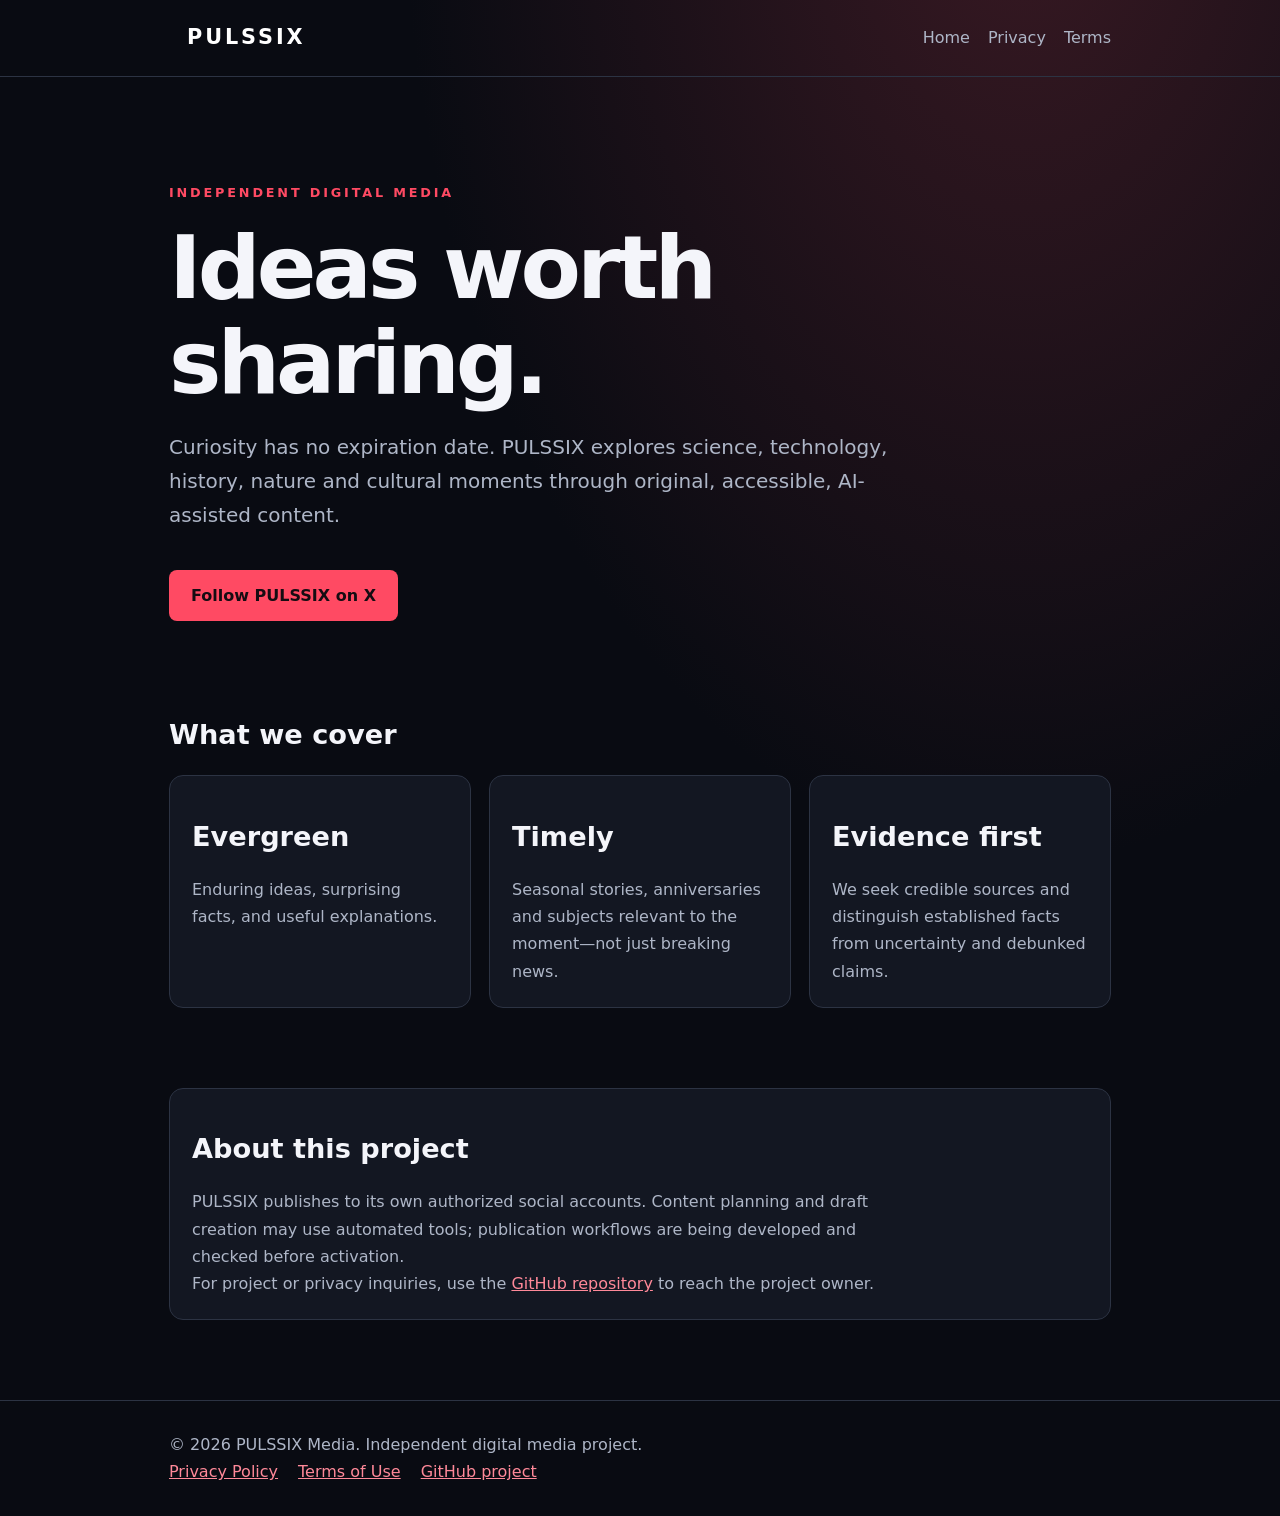
<file: index.html>
<!doctype html><html lang="en"><head><meta charset="utf-8"><meta name="viewport" content="width=device-width, initial-scale=1"><meta name="description" content="Independent media exploring science, technology, history and timely ideas."><title>PULSSIX | Ideas worth sharing</title><link rel="stylesheet" href="style.css"></head><body><header><nav class="wrap"><a class="brand" href="index.html">PULSSIX</a><div><a href="index.html">Home</a><a href="privacy.html">Privacy</a><a href="terms.html">Terms</a></div></nav></header><main class="wrap"><section class="hero"><div class="eyebrow">Independent digital media</div><h1>Ideas worth<br>sharing.</h1><p class="lead">Curiosity has no expiration date. PULSSIX explores science, technology, history, nature and cultural moments through original, accessible, AI-assisted content.</p><a class="pill" href="https://x.com/Pulssix">Follow PULSSIX on X</a></section><section aria-label="Editorial topics"><h2>What we cover</h2><div class="cards"><div class="card"><h2>Evergreen</h2><p>Enduring ideas, surprising facts, and useful explanations.</p></div><div class="card"><h2>Timely</h2><p>Seasonal stories, anniversaries and subjects relevant to the moment—not just breaking news.</p></div><div class="card"><h2>Evidence first</h2><p>We seek credible sources and distinguish established facts from uncertainty and debunked claims.</p></div></div></section><section class="card" style="margin-bottom:80px"><h2>About this project</h2><p>PULSSIX publishes to its own authorized social accounts. Content planning and draft creation may use automated tools; publication workflows are being developed and checked before activation.</p><p>For project or privacy inquiries, use the <a href="https://github.com/oneteodorx-collab/pulssix-site">GitHub repository</a> to reach the project owner.</p></section></main><footer><div class="wrap">© 2026 PULSSIX Media. Independent digital media project.<div><a href="privacy.html">Privacy Policy</a><a href="terms.html">Terms of Use</a><a href="https://github.com/oneteodorx-collab/pulssix-site">GitHub project</a></div></div></footer></body></html>
</file>
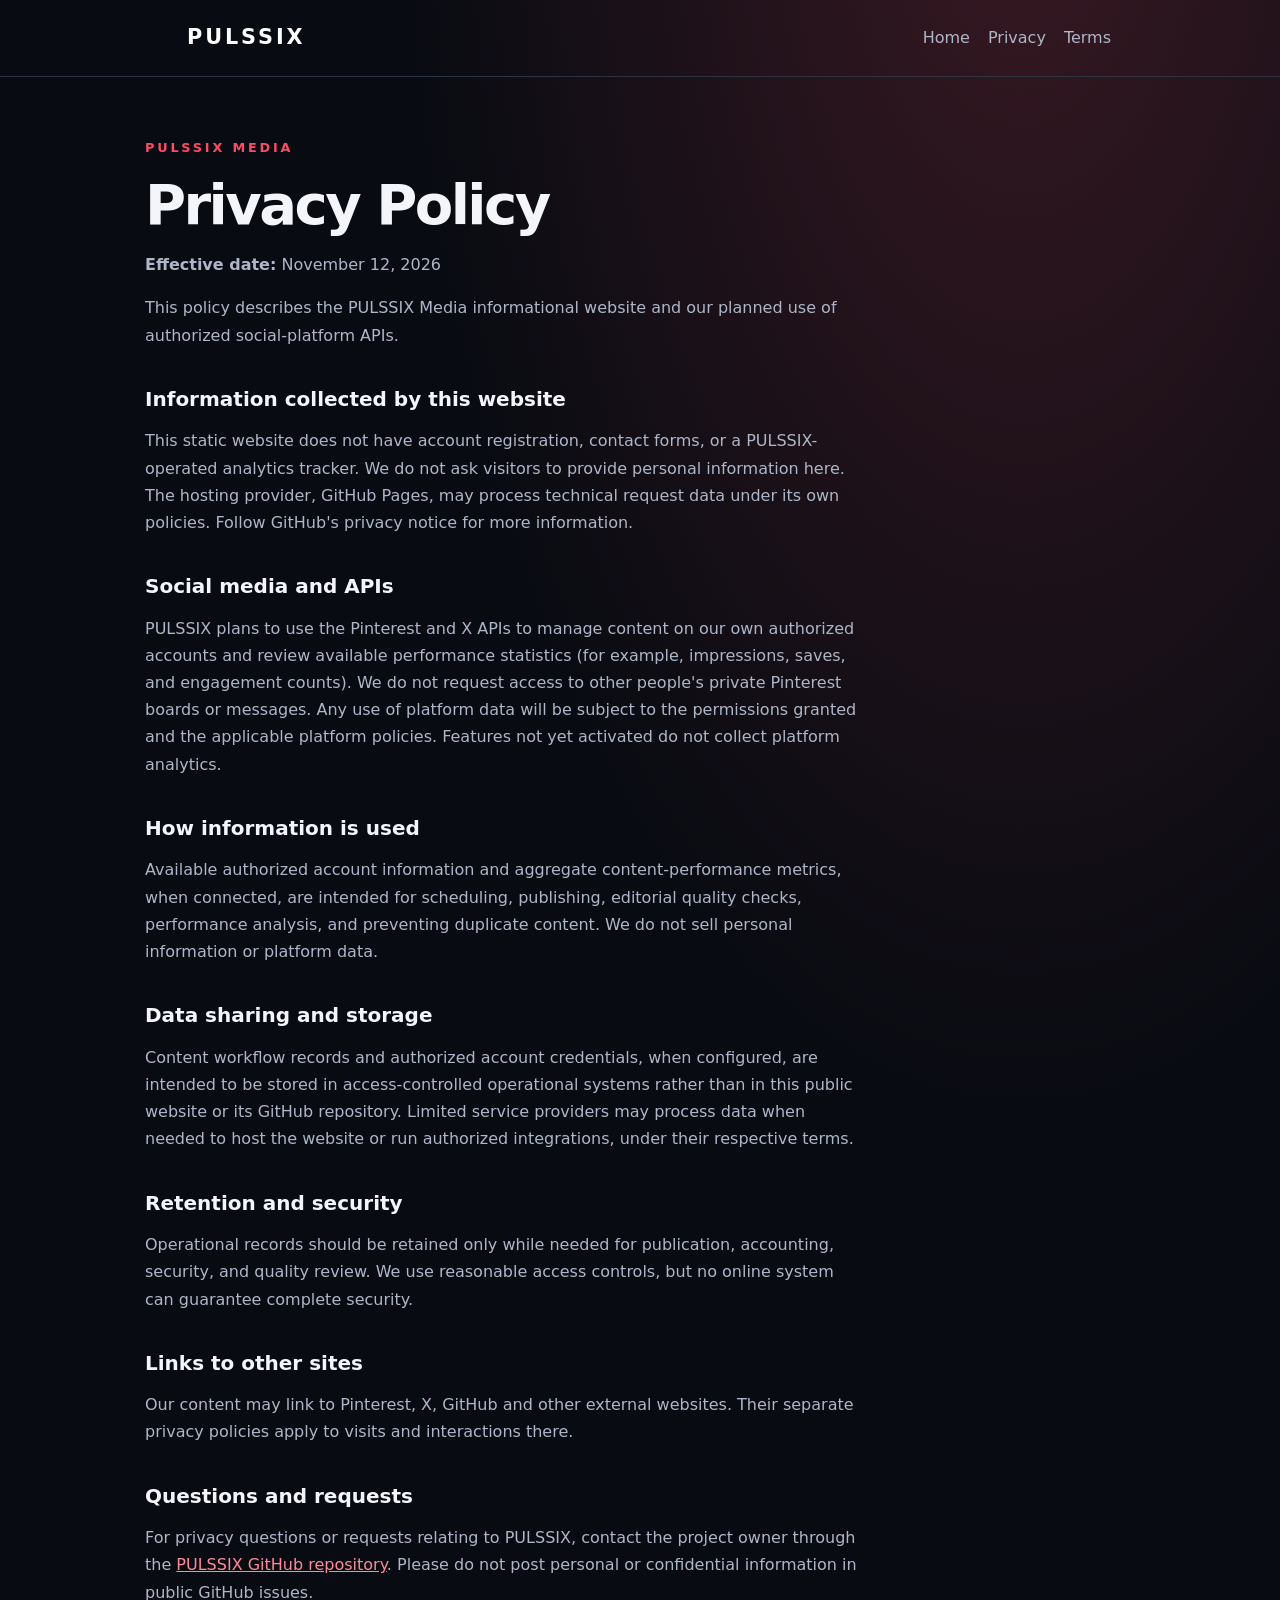
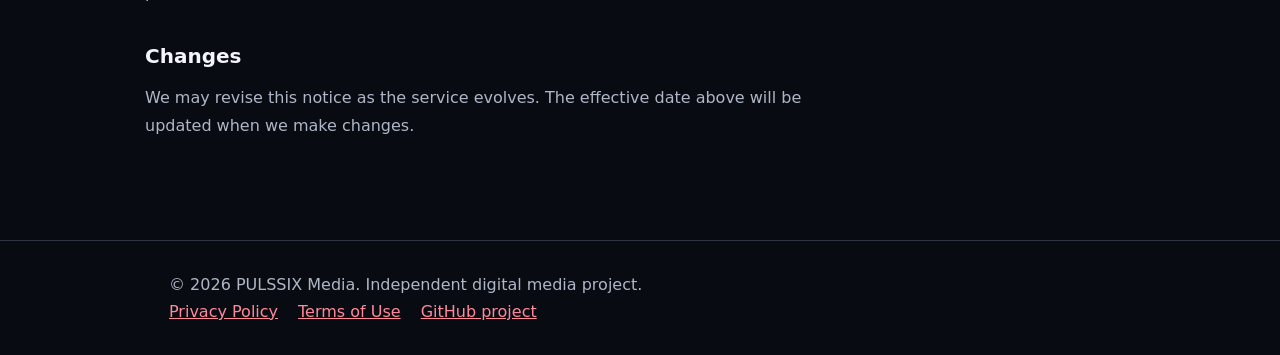
<file: privacy.html>
<!doctype html><html lang="en"><head><meta charset="utf-8"><meta name="viewport" content="width=device-width, initial-scale=1"><meta name="description" content="PULSSIX Media privacy policy."><title>Privacy Policy | PULSSIX</title><link rel="stylesheet" href="style.css"></head><body><header><nav class="wrap"><a class="brand" href="index.html">PULSSIX</a><div><a href="index.html">Home</a><a href="privacy.html">Privacy</a><a href="terms.html">Terms</a></div></nav></header><main class="wrap legal"><div class="eyebrow">PULSSIX Media</div><h1>Privacy Policy</h1><p><strong>Effective date:</strong> November 12, 2026</p><p>This policy describes the PULSSIX Media informational website and our planned use of authorized social-platform APIs.</p><h2>Information collected by this website</h2><p>This static website does not have account registration, contact forms, or a PULSSIX-operated analytics tracker. We do not ask visitors to provide personal information here. The hosting provider, GitHub Pages, may process technical request data under its own policies. Follow GitHub's privacy notice for more information.</p><h2>Social media and APIs</h2><p>PULSSIX plans to use the Pinterest and X APIs to manage content on our own authorized accounts and review available performance statistics (for example, impressions, saves, and engagement counts). We do not request access to other people's private Pinterest boards or messages. Any use of platform data will be subject to the permissions granted and the applicable platform policies. Features not yet activated do not collect platform analytics.</p><h2>How information is used</h2><p>Available authorized account information and aggregate content-performance metrics, when connected, are intended for scheduling, publishing, editorial quality checks, performance analysis, and preventing duplicate content. We do not sell personal information or platform data.</p><h2>Data sharing and storage</h2><p>Content workflow records and authorized account credentials, when configured, are intended to be stored in access-controlled operational systems rather than in this public website or its GitHub repository. Limited service providers may process data when needed to host the website or run authorized integrations, under their respective terms.</p><h2>Retention and security</h2><p>Operational records should be retained only while needed for publication, accounting, security, and quality review. We use reasonable access controls, but no online system can guarantee complete security.</p><h2>Links to other sites</h2><p>Our content may link to Pinterest, X, GitHub and other external websites. Their separate privacy policies apply to visits and interactions there.</p><h2>Questions and requests</h2><p>For privacy questions or requests relating to PULSSIX, contact the project owner through the <a href="https://github.com/oneteodorx-collab/pulssix-site">PULSSIX GitHub repository</a>. Please do not post personal or confidential information in public GitHub issues.</p><h2>Changes</h2><p>We may revise this notice as the service evolves. The effective date above will be updated when we make changes.</p></main><footer><div class="wrap">© 2026 PULSSIX Media. Independent digital media project.<div><a href="privacy.html">Privacy Policy</a><a href="terms.html">Terms of Use</a><a href="https://github.com/oneteodorx-collab/pulssix-site">GitHub project</a></div></div></footer></body></html>
</file>
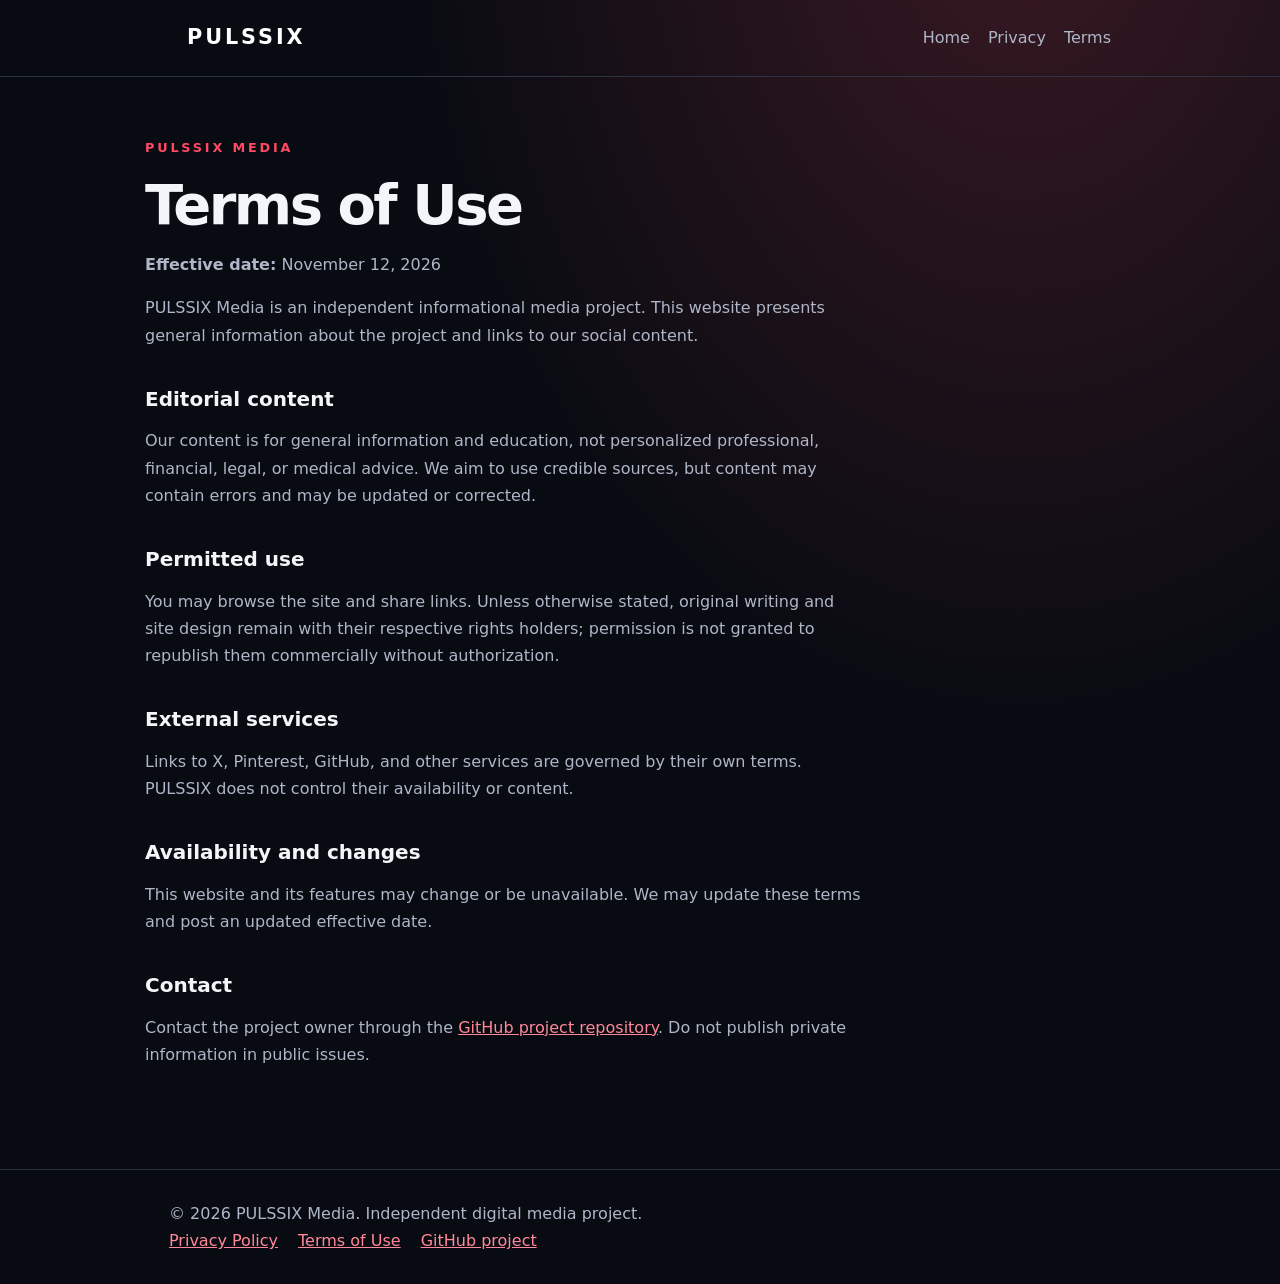
<file: terms.html>
<!doctype html><html lang="en"><head><meta charset="utf-8"><meta name="viewport" content="width=device-width, initial-scale=1"><meta name="description" content="PULSSIX Media website terms."><title>Terms of Use | PULSSIX</title><link rel="stylesheet" href="style.css"></head><body><header><nav class="wrap"><a class="brand" href="index.html">PULSSIX</a><div><a href="index.html">Home</a><a href="privacy.html">Privacy</a><a href="terms.html">Terms</a></div></nav></header><main class="wrap legal"><div class="eyebrow">PULSSIX Media</div><h1>Terms of Use</h1><p><strong>Effective date:</strong> November 12, 2026</p><p>PULSSIX Media is an independent informational media project. This website presents general information about the project and links to our social content.</p><h2>Editorial content</h2><p>Our content is for general information and education, not personalized professional, financial, legal, or medical advice. We aim to use credible sources, but content may contain errors and may be updated or corrected.</p><h2>Permitted use</h2><p>You may browse the site and share links. Unless otherwise stated, original writing and site design remain with their respective rights holders; permission is not granted to republish them commercially without authorization.</p><h2>External services</h2><p>Links to X, Pinterest, GitHub, and other services are governed by their own terms. PULSSIX does not control their availability or content.</p><h2>Availability and changes</h2><p>This website and its features may change or be unavailable. We may update these terms and post an updated effective date.</p><h2>Contact</h2><p>Contact the project owner through the <a href="https://github.com/oneteodorx-collab/pulssix-site">GitHub project repository</a>. Do not publish private information in public issues.</p></main><footer><div class="wrap">© 2026 PULSSIX Media. Independent digital media project.<div><a href="privacy.html">Privacy Policy</a><a href="terms.html">Terms of Use</a><a href="https://github.com/oneteodorx-collab/pulssix-site">GitHub project</a></div></div></footer></body></html>
</file>
<file: style.css>
:root{color-scheme:dark;--bg:#090b12;--surface:#131722;--text:#f4f5fa;--muted:#aeb6c7;--accent:#ff4a63;--line:#2c3343}*{box-sizing:border-box}html{scroll-behavior:smooth}body{margin:0;background:radial-gradient(ellipse at 80% -10%,#391923 0,transparent 43%),var(--bg);color:var(--text);font:16px/1.7 system-ui,-apple-system,Segoe UI,sans-serif}a{color:#ff8999}a:hover{color:#fff}.wrap{max-width:990px;margin:auto;padding:0 24px}header{border-bottom:1px solid var(--line)}nav{display:flex;justify-content:space-between;align-items:center;min-height:76px;gap:16px;flex-wrap:wrap}nav a{text-decoration:none;margin-left:18px;color:var(--muted)}.brand{font-weight:900;letter-spacing:.14em;font-size:1.3rem;color:white}main{min-height:65vh}.hero{padding:105px 0 75px}.eyebrow{text-transform:uppercase;letter-spacing:.22em;color:var(--accent);font-size:.8rem;font-weight:700}h1{font-size:clamp(2.8rem,8vw,5.5rem);line-height:1.08;letter-spacing:-.045em;margin:16px 0}h2{font-size:1.7rem;line-height:1.2}p{max-width:720px;color:var(--muted)}.lead{font-size:1.25rem}.pill{display:inline-block;margin-top:18px;background:var(--accent);color:#150c12;text-decoration:none;padding:12px 22px;border-radius:8px;font-weight:700}.cards{display:grid;grid-template-columns:repeat(auto-fit,minmax(220px,1fr));gap:18px;margin:24px 0 80px}.card{border:1px solid var(--line);background:var(--surface);padding:22px;border-radius:14px}.card p{margin:0}footer{padding:30px 0;border-top:1px solid var(--line);color:var(--muted)}footer a{margin-right:20px}.legal{padding:60px 0 85px}.legal h1{font-size:clamp(2.1rem,6vw,3.5rem)}.legal h2{margin-top:38px;font-size:1.25rem}.legal li{color:var(--muted);margin:8px 0}@media(max-width:600px){nav{padding:14px 0}nav a{margin-left:10px}.hero{padding:66px 0 46px}}
</file>
